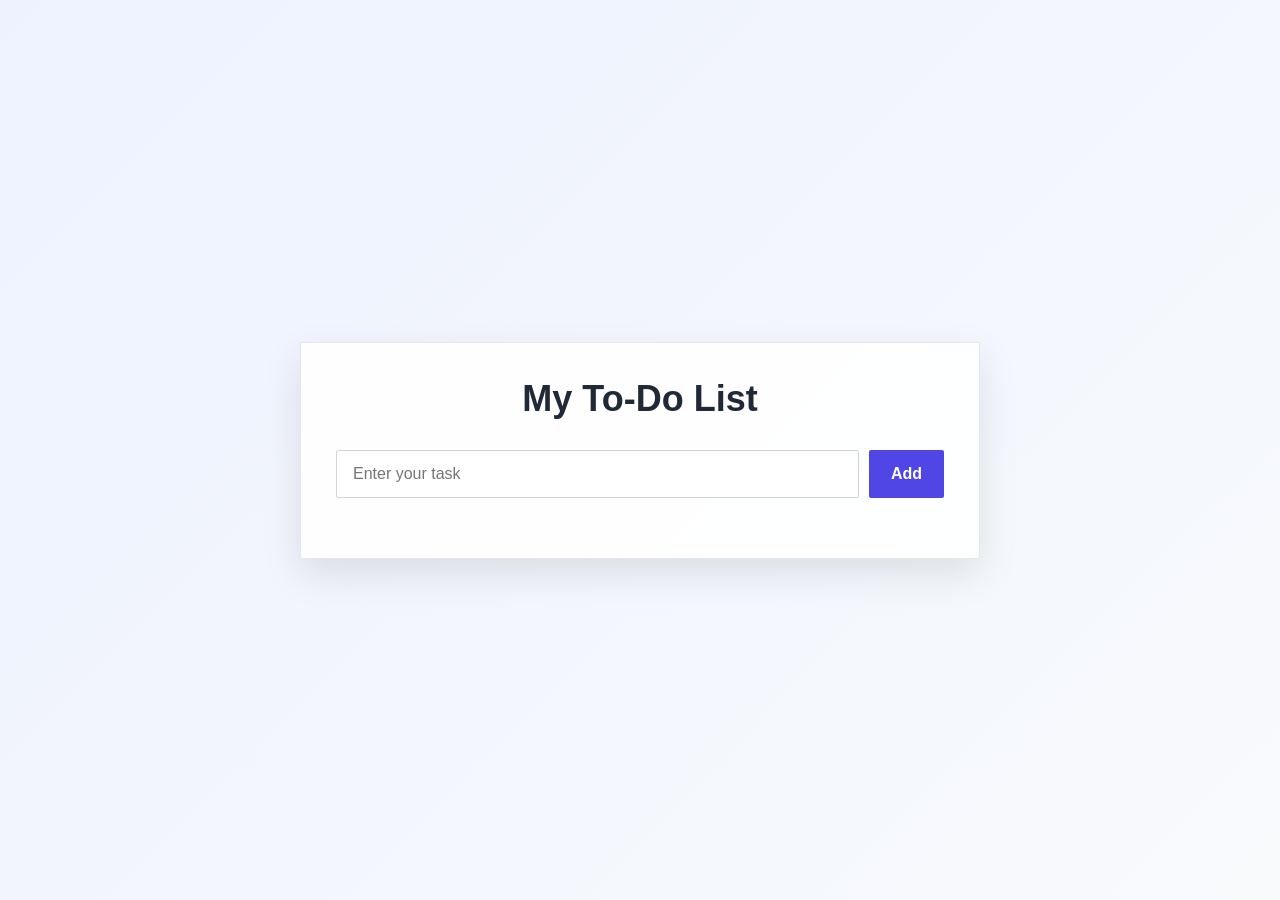
<file: To-Do List/index.html>
<!DOCTYPE html>
<html lang="en">
<head>
    <meta charset="UTF-8">
    <meta name="viewport" content="width=device-width, initial-scale=1.0">

    <title>My To-Do List</title>

    <link rel="stylesheet" href="style.css">
</head>

<body>

    <div class="todo-container">

        <h1>My To-Do List</h1>

        <div class="input-box">
            <input
                type="text"
                id="taskInput"
                placeholder="Enter your task">

            <button id="addBtn">Add</button>
        </div>

        <ul id="taskList"></ul>

    </div>

    <script src="script.js"></script>

</body>
</html>
</file>
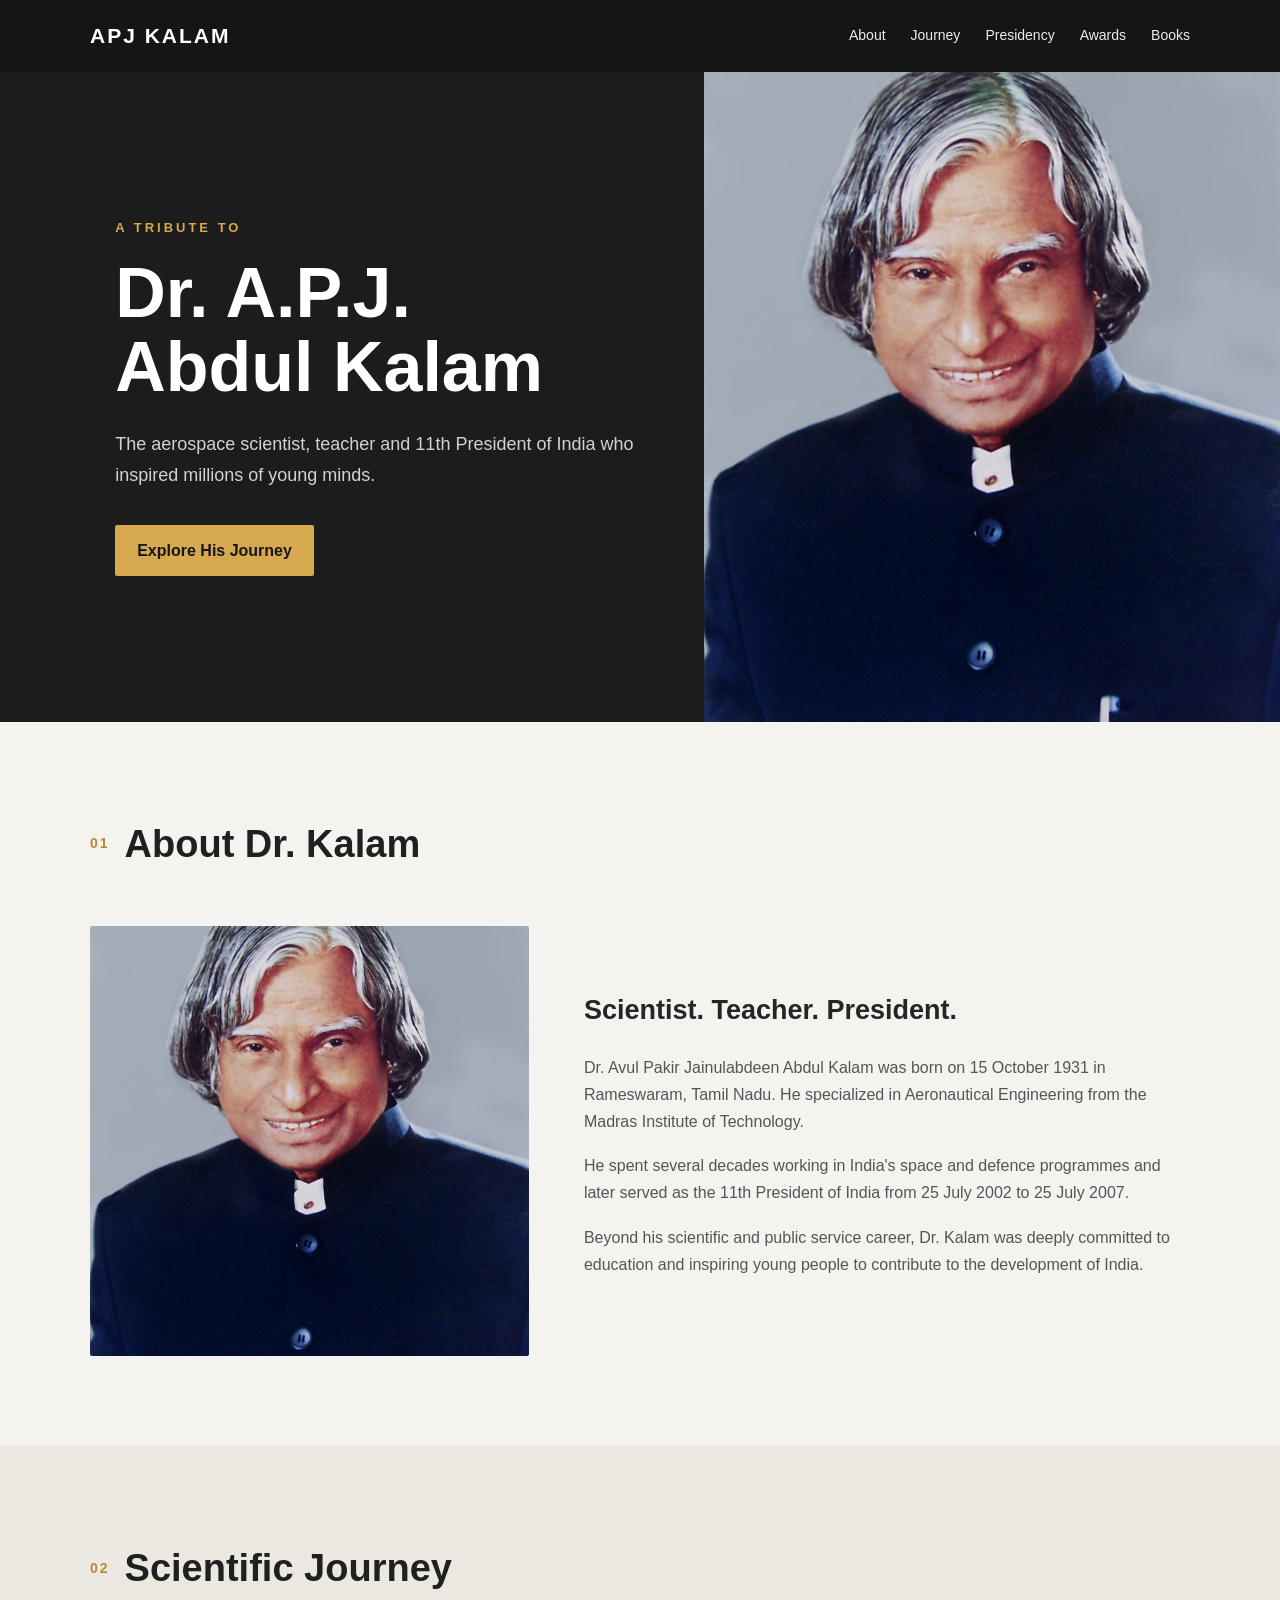
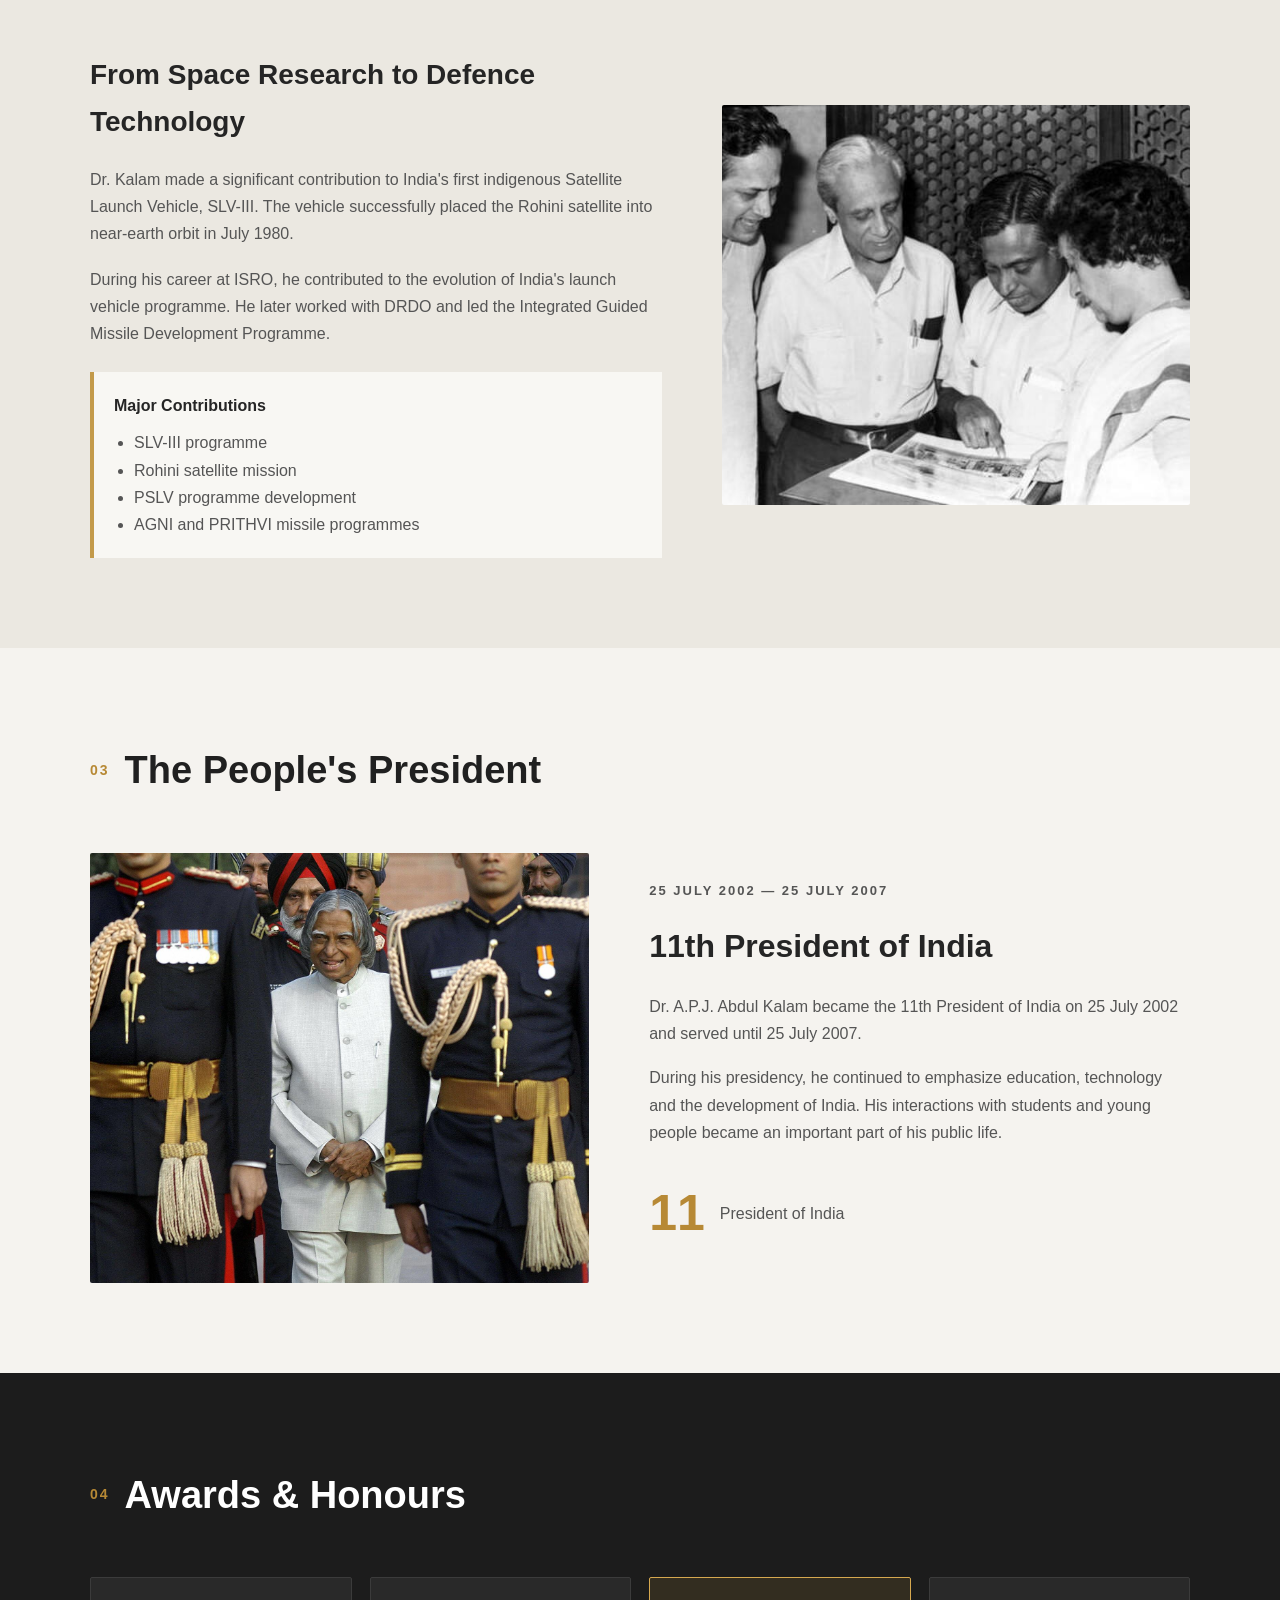
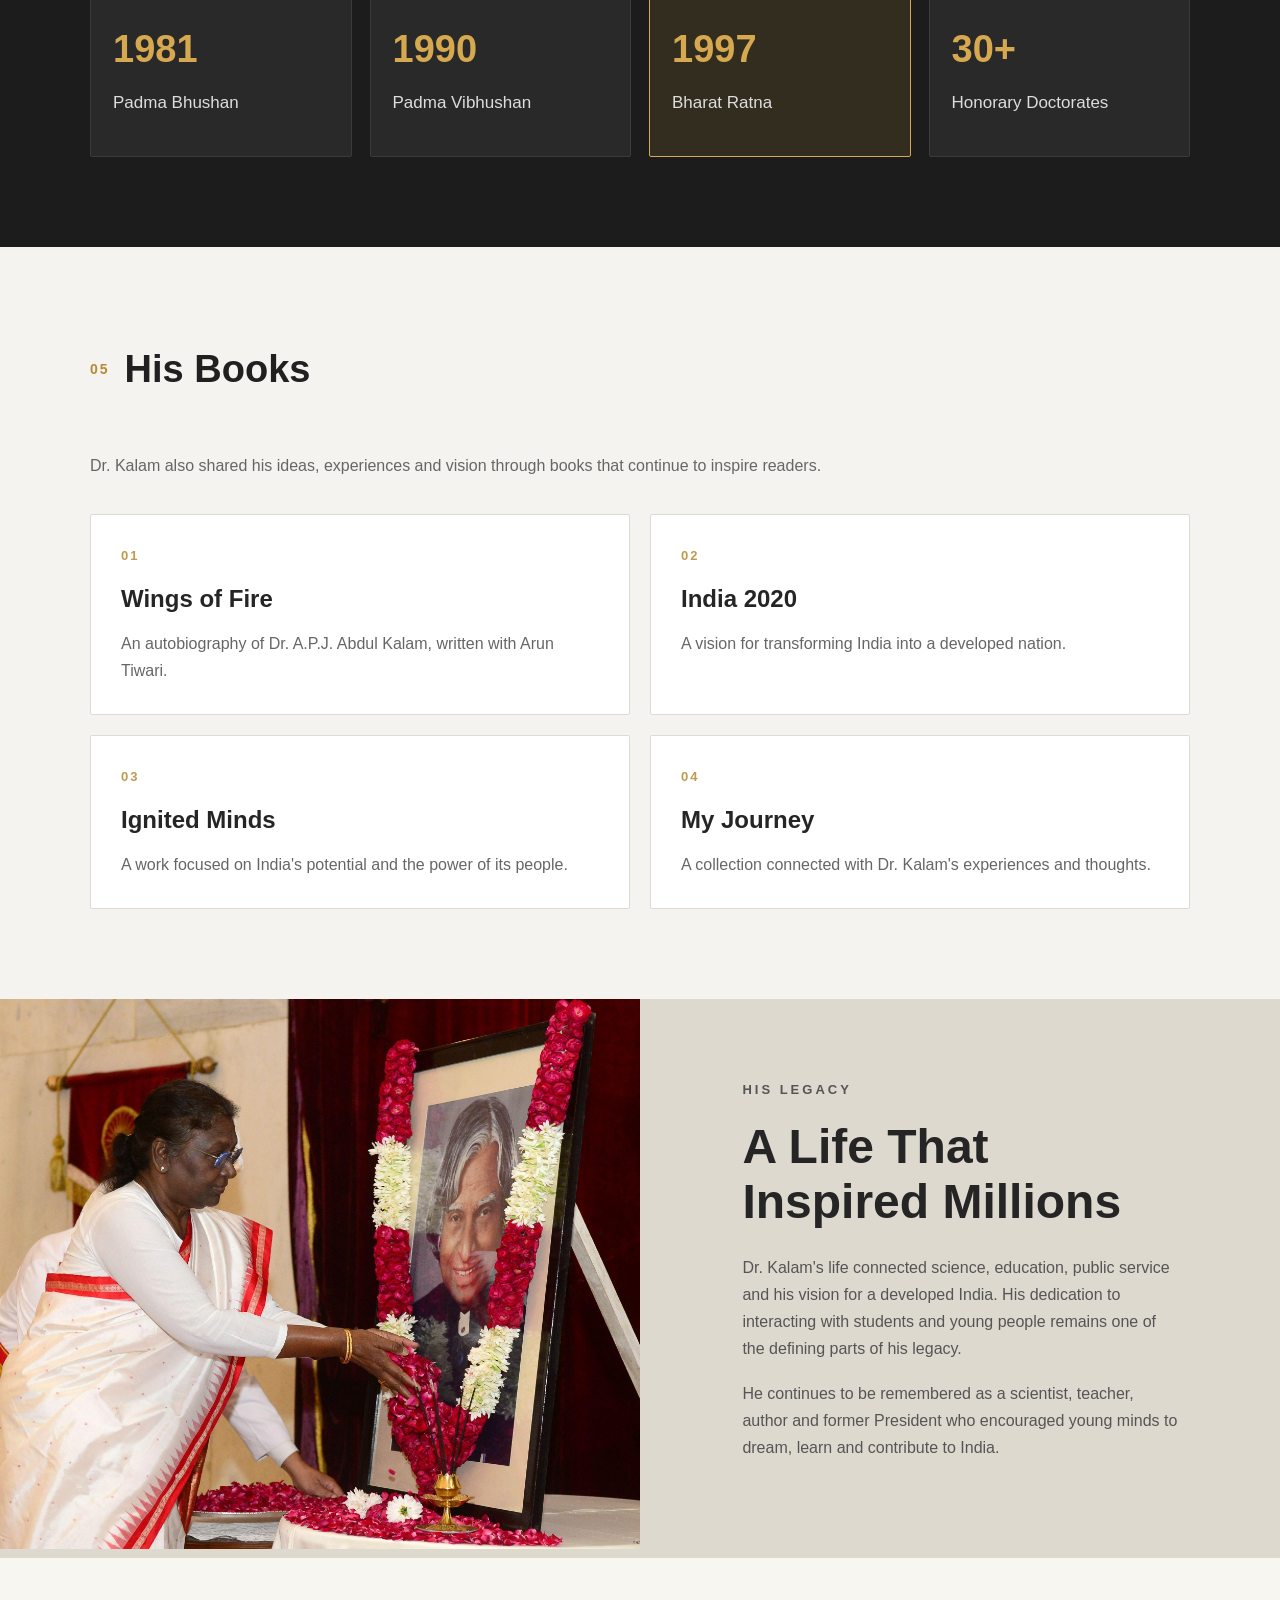
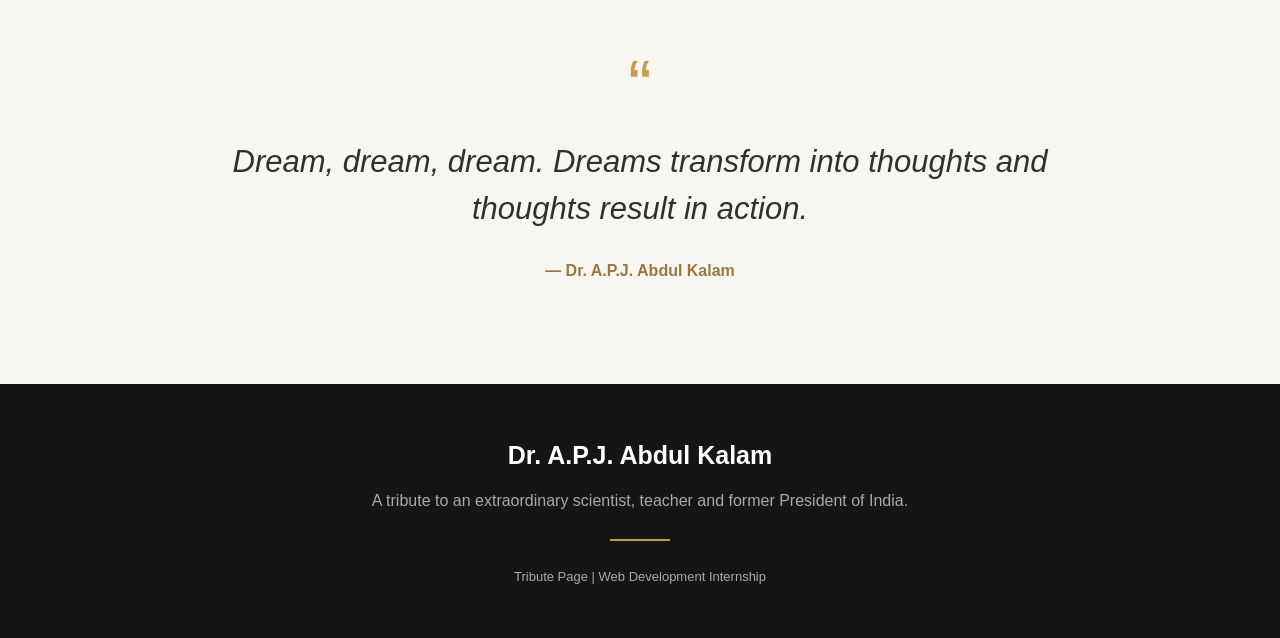
<file: Tribute Page/index.html>
<!DOCTYPE html>
<html lang="en">

<head>
    <meta charset="UTF-8">
    <meta name="viewport" content="width=device-width, initial-scale=1.0">

    <title>Dr. A.P.J. Abdul Kalam | Tribute Page</title>

    <link rel="stylesheet" href="style.css">
</head>

<body>

    <!-- Header -->

    <header class="header">

        <nav class="navbar">

            <div class="logo">
                APJ KALAM
            </div>

            <div class="nav-links">
                <a href="#about">About</a>
                <a href="#journey">Journey</a>
                <a href="#presidency">Presidency</a>
                <a href="#awards">Awards</a>
                <a href="#books">Books</a>
            </div>

        </nav>

    </header>


    <!-- Hero Section -->

    <section class="hero">

        <div class="hero-content">

            <p class="small-title">
                A TRIBUTE TO
            </p>

            <h1>
                Dr. A.P.J.<br>
                Abdul Kalam
            </h1>

            <p class="hero-text">
                The aerospace scientist, teacher and 11th President
                of India who inspired millions of young minds.
            </p>

            <a href="#about" class="hero-button">
                Explore His Journey
            </a>

        </div>

        <div class="hero-image">

            <img
                src="images/kalam-main.jpg"
                alt="Dr. A.P.J. Abdul Kalam"
            >

        </div>

    </section>


    <!-- About Section -->

    <section class="section" id="about">

        <div class="section-title">

            <span>01</span>

            <h2>About Dr. Kalam</h2>

        </div>

        <div class="about-content">

            <div class="about-image">

                <img
                    src="images/kalam-main.jpg"
                    alt="Dr. A.P.J. Abdul Kalam"
                >

            </div>

            <div class="about-text">

                <h3>
                    Scientist. Teacher. President.
                </h3>

                <p>
                    Dr. Avul Pakir Jainulabdeen Abdul Kalam was born
                    on 15 October 1931 in Rameswaram, Tamil Nadu.
                    He specialized in Aeronautical Engineering from
                    the Madras Institute of Technology.
                </p>

                <p>
                    He spent several decades working in India's
                    space and defence programmes and later served
                    as the 11th President of India from 25 July 2002
                    to 25 July 2007.
                </p>

                <p>
                    Beyond his scientific and public service career,
                    Dr. Kalam was deeply committed to education and
                    inspiring young people to contribute to the
                    development of India.
                </p>

            </div>

        </div>

    </section>


    <!-- Scientific Journey -->

    <section class="section journey-section" id="journey">

        <div class="section-title">

            <span>02</span>

            <h2>Scientific Journey</h2>

        </div>

        <div class="journey-content">

            <div class="journey-text">

                <h3>
                    From Space Research to Defence Technology
                </h3>

                <p>
                    Dr. Kalam made a significant contribution to
                    India's first indigenous Satellite Launch Vehicle,
                    SLV-III. The vehicle successfully placed the
                    Rohini satellite into near-earth orbit in July 1980.
                </p>

                <p>
                    During his career at ISRO, he contributed to the
                    evolution of India's launch vehicle programme.
                    He later worked with DRDO and led the Integrated
                    Guided Missile Development Programme.
                </p>

                <div class="highlight-box">

                    <strong>Major Contributions</strong>

                    <ul>
                        <li>SLV-III programme</li>
                        <li>Rohini satellite mission</li>
                        <li>PSLV programme development</li>
                        <li>AGNI and PRITHVI missile programmes</li>
                    </ul>

                </div>

            </div>

            <div class="journey-image">

                <img
                    src="images/kalam-scientist.jpg"
                    alt="Dr. A.P.J. Abdul Kalam during his scientific career"
                >

            </div>

        </div>

    </section>


    <!-- Presidency -->

    <section class="section" id="presidency">

        <div class="section-title">

            <span>03</span>

            <h2>The People's President</h2>

        </div>

        <div class="presidency-content">

            <div class="presidency-image">

                <img
                    src="images/kalam-president.jpg"
                    alt="Dr. A.P.J. Abdul Kalam as President of India"
                >

            </div>

            <div class="presidency-text">

                <p class="date">
                    25 JULY 2002 — 25 JULY 2007
                </p>

                <h3>
                    11th President of India
                </h3>

                <p>
                    Dr. A.P.J. Abdul Kalam became the 11th President
                    of India on 25 July 2002 and served until
                    25 July 2007.
                </p>

                <p>
                    During his presidency, he continued to emphasize
                    education, technology and the development of India.
                    His interactions with students and young people
                    became an important part of his public life.
                </p>

                <div class="president-number">
                    <strong>11</strong>
                    <span>President of India</span>
                </div>

            </div>

        </div>

    </section>


    <!-- Awards -->

    <section class="section awards-section" id="awards">

        <div class="section-title">

            <span>04</span>

            <h2>Awards & Honours</h2>

        </div>

        <div class="awards-grid">

            <div class="award-card">

                <h3>1981</h3>

                <p>
                    Padma Bhushan
                </p>

            </div>

            <div class="award-card">

                <h3>1990</h3>

                <p>
                    Padma Vibhushan
                </p>

            </div>

            <div class="award-card featured-award">

                <h3>1997</h3>

                <p>
                    Bharat Ratna
                </p>

            </div>

            <div class="award-card">

                <h3>30+</h3>

                <p>
                    Honorary Doctorates
                </p>

            </div>

        </div>

    </section>


    <!-- Books -->

    <section class="section" id="books">

        <div class="section-title">

            <span>05</span>

            <h2>His Books</h2>

        </div>

        <p class="section-intro">
            Dr. Kalam also shared his ideas, experiences and vision
            through books that continue to inspire readers.
        </p>

        <div class="books-grid">

            <div class="book-card">

                <div class="book-number">
                    01
                </div>

                <h3>
                    Wings of Fire
                </h3>

                <p>
                    An autobiography of Dr. A.P.J. Abdul Kalam,
                    written with Arun Tiwari.
                </p>

            </div>

            <div class="book-card">

                <div class="book-number">
                    02
                </div>

                <h3>
                    India 2020
                </h3>

                <p>
                    A vision for transforming India into a
                    developed nation.
                </p>

            </div>

            <div class="book-card">

                <div class="book-number">
                    03
                </div>

                <h3>
                    Ignited Minds
                </h3>

                <p>
                    A work focused on India's potential and
                    the power of its people.
                </p>

            </div>

            <div class="book-card">

                <div class="book-number">
                    04
                </div>

                <h3>
                    My Journey
                </h3>

                <p>
                    A collection connected with Dr. Kalam's
                    experiences and thoughts.
                </p>

            </div>

        </div>

    </section>


    <!-- Legacy -->

    <section class="legacy-section">

        <div class="legacy-image">

            <img
                src="images/kalam-tribute.jpg"
                alt="Tribute to Dr. A.P.J. Abdul Kalam"
            >

        </div>

        <div class="legacy-content">

            <p class="small-title">
                HIS LEGACY
            </p>

            <h2>
                A Life That<br>
                Inspired Millions
            </h2>

            <p>
                Dr. Kalam's life connected science, education,
                public service and his vision for a developed India.
                His dedication to interacting with students and
                young people remains one of the defining parts
                of his legacy.
            </p>

            <p>
                He continues to be remembered as a scientist,
                teacher, author and former President who encouraged
                young minds to dream, learn and contribute to India.
            </p>

        </div>

    </section>


    <!-- Quote -->

    <section class="quote-section">

        <div class="quote-mark">
            “
        </div>

        <blockquote>
            Dream, dream, dream.
            Dreams transform into thoughts
            and thoughts result in action.
        </blockquote>

        <p>
            — Dr. A.P.J. Abdul Kalam
        </p>

    </section>


    <!-- Footer -->

    <footer class="footer">

        <h2>
            Dr. A.P.J. Abdul Kalam
        </h2>

        <p>
            A tribute to an extraordinary scientist,
            teacher and former President of India.
        </p>

        <div class="footer-line"></div>

        <p class="copyright">
            Tribute Page | Web Development Internship
        </p>

    </footer>

</body>

</html>
</file>
<file: To-Do List/style.css>
* {
    box-sizing: border-box;
    margin: 0;
    padding: 0;
    border-radius: 2px !important;
}

body {
    font-family: Arial, sans-serif;
    min-height: 100vh;

    display: flex;
    justify-content: center;
    align-items: center;

    padding: 25px;

    background: linear-gradient(135deg, #eef2ff, #f8fafc);
}

.todo-container {
    width: 100%;
    max-width: 680px;

    padding: 35px;

    background: rgba(255, 255, 255, 0.95);

    border: 1px solid #e5e7eb;

    box-shadow: 0 15px 40px rgba(0, 0, 0, 0.10);
}


h1 {
    text-align: center;

    color: #1f2937;

    font-size: 36px;

    margin-bottom: 30px;
}


.input-box {
    display: flex;
    gap: 10px;

    margin-bottom: 25px;
}

#taskInput {
    flex: 1;

    padding: 14px 16px;

    border: 1px solid #d1d5db;

    font-size: 16px;

    outline: none;

    transition: 0.2s;
}

#taskInput:focus {
    border-color: #6366f1;

    box-shadow: 0 0 0 3px rgba(99, 102, 241, 0.12);
}

#addBtn {
    padding: 0 22px;

    border: none;

    background: #4f46e5;
    color: white;

    font-size: 16px;
    font-weight: 600;

    cursor: pointer;

    transition: 0.2s;
}

#addBtn:hover {
    background: #4338ca;

    transform: translateY(-1px);
}


#taskList {
    list-style: none;
}


#taskList li {
    display: flex;
    align-items: center;

    gap: 12px;

    padding: 14px 15px;

    margin-bottom: 12px;

    background: #f8fafc;

    border: 1px solid #e5e7eb;


    transition: 0.2s;
}

#taskList li:hover {
    background: #ffffff;

    box-shadow: 0 5px 15px rgba(0, 0, 0, 0.06);
}


.task-name {
    flex: 1;

    color: #374151;

    font-size: 16px;

    line-height: 1.4;

    word-break: break-word;
}


.button-box {
    display: flex;

    gap: 6px;
}

#taskList button {
    border: none;

    padding: 8px 11px;


    font-size: 13px;

    cursor: pointer;

    transition: 0.2s;
}


.complete-btn {
    background: #dcfce7;

    color: #166534;

    font-weight: bold;
}

.complete-btn:hover {
    background: #bbf7d0;
}


.edit-btn {
    background: #e0e7ff;

    color: #3730a3;
}

.edit-btn:hover {
    background: #c7d2fe;
}


.delete-btn {
    background: #fee2e2;

    color: #b91c1c;
}

.delete-btn:hover {
    background: #fecaca;
}

.completed {
    text-decoration: line-through;

    color: #9ca3af;
}

.edit-input {
    flex: 1;

    padding: 9px 11px;

    border: 1px solid #6366f1;

    font-size: 16px;

    outline: none;

    background: white;
}

/* Mobile */

@media (max-width: 600px) {

    body {
        padding: 15px;
    }

    .todo-container {
        padding: 25px 18px;

    }

    h1 {
        font-size: 29px;

        margin-bottom: 25px;
    }

    .input-box {
        flex-direction: column;
    }

    #taskInput {
        width: 100%;
    }

    #addBtn {
        width: 100%;

        padding: 13px;
    }

    #taskList li {
        align-items: flex-start;

        flex-direction: column;
    }

    .task-name {
        width: 100%;
    }

    .button-box {
        width: 100%;
    }

    #taskList button {
        flex: 1;
    }
}
</file>
<file: Tribute Page/style.css>
* {
    box-sizing: border-box;
    margin: 0;
    padding: 0;
}

html {
    scroll-behavior: smooth;
}

body {
    font-family: Arial, sans-serif;
    background: #f5f3ef;
    color: #252525;
    line-height: 1.7;
}


/* 
    HEADER 
*/

.header {
    width: 100%;
    background: #151515;
    position: sticky;
    top: 0;
    z-index: 1000;
}

.navbar {
    max-width: 1150px;
    margin: auto;

    padding: 18px 25px;

    display: flex;
    justify-content: space-between;
    align-items: center;
}

.logo {
    color: white;
    font-size: 21px;
    font-weight: bold;
    letter-spacing: 2px;
}

.nav-links {
    display: flex;
    gap: 25px;
}

.nav-links a {
    color: #eeeeee;
    text-decoration: none;
    font-size: 14px;

    transition: 0.2s;
}

.nav-links a:hover {
    color: #d6a84f;
}


/* 
    HERO 
*/

.hero {
    min-height: 650px;

    display: flex;
    align-items: center;

    background: #1c1c1c;
    color: white;
}

.hero-content {
    width: 55%;
    padding: 70px 5% 70px 9%;
}

.small-title {
    color: #d6a84f;

    font-size: 13px;
    font-weight: bold;

    letter-spacing: 3px;

    margin-bottom: 18px;
}

.hero h1 {
    font-size: 70px;
    line-height: 1.05;

    margin-bottom: 25px;
}

.hero-text {
    max-width: 550px;

    color: #d2d2d2;

    font-size: 18px;

    margin-bottom: 35px;
}

.hero-button {
    display: inline-block;

    padding: 12px 22px;

    background: #d6a84f;
    color: #171717;

    text-decoration: none;

    border-radius: 2px;

    font-weight: bold;

    transition: 0.2s;
}

.hero-button:hover {
    background: #ffffff;
}

.hero-image {
    width: 45%;
    height: 650px;
}

.hero-image img {
    width: 100%;
    height: 100%;

    object-fit: cover;

    display: block;
}


/* 
   GENERAL SECTION
 */

.section {
    max-width: 1150px;

    margin: auto;

    padding: 90px 25px;
}

.section-title {
    display: flex;
    align-items: center;
    gap: 15px;

    margin-bottom: 50px;
}

.section-title span {
    color: #b78935;

    font-size: 14px;
    font-weight: bold;

    letter-spacing: 2px;
}

.section-title h2 {
    font-size: 38px;
    color: #202020;
}

.section-intro {
    max-width: 750px;

    margin-bottom: 35px;

    color: #666;
}


/* 
   ABOUT
 */

.about-content {
    display: flex;
    align-items: center;

    gap: 55px;
}

.about-image {
    width: 42%;
}

.about-image img {
    width: 100%;
    height: 430px;

    object-fit: cover;

    display: block;

    border-radius: 2px;
}

.about-text {
    width: 58%;
}

.about-text h3 {
    font-size: 27px;

    margin-bottom: 20px;

    color: #252525;
}

.about-text p {
    color: #555;

    margin-bottom: 17px;
}


/* 
   SCIENTIFIC JOURNEY
 */

.journey-section {
    background: #ebe8e1;
    max-width: none;

    padding-left: calc((100% - 1100px) / 2);
    padding-right: calc((100% - 1100px) / 2);
}

.journey-content {
    display: flex;
    align-items: center;

    gap: 60px;
}

.journey-text {
    width: 55%;
}

.journey-text h3 {
    font-size: 28px;

    margin-bottom: 20px;
}

.journey-text p {
    color: #555;

    margin-bottom: 18px;
}

.journey-image {
    width: 45%;
}

.journey-image img {
    width: 100%;
    height: 400px;

    object-fit: cover;

    display: block;

    border-radius: 2px;
}

.highlight-box {
    margin-top: 25px;

    padding: 20px;

    background: #f8f7f3;

    border-left: 4px solid #c39a4a;
}

.highlight-box strong {
    display: block;

    margin-bottom: 10px;
}

.highlight-box ul {
    padding-left: 20px;

    color: #555;
}


/* 
   PRESIDENCY
 */

.presidency-content {
    display: flex;
    align-items: center;

    gap: 60px;
}

.presidency-image {
    width: 48%;
}

.presidency-image img {
    width: 100%;
    height: 430px;

    object-fit: cover;

    display: block;

    border-radius: 2px;
}

.presidency-text {
    width: 52%;
}

.date {
    color: #b78935;

    font-size: 13px;
    font-weight: bold;

    letter-spacing: 2px;

    margin-bottom: 12px;
}

.presidency-text h3 {
    font-size: 32px;

    margin-bottom: 20px;
}

.presidency-text p {
    color: #555;

    margin-bottom: 17px;
}

.president-number {
    margin-top: 25px;

    display: flex;
    align-items: center;

    gap: 15px;
}

.president-number strong {
    font-size: 50px;

    color: #b78935;
}

.president-number span {
    color: #555;
}


/* 
   AWARDS
 */

.awards-section {
    max-width: none;

    background: #1c1c1c;

    color: white;

    padding-left: calc((100% - 1100px) / 2);
    padding-right: calc((100% - 1100px) / 2);
}

.awards-section .section-title h2 {
    color: white;
}

.awards-grid {
    display: grid;

    grid-template-columns: repeat(4, 1fr);

    gap: 18px;
}

.award-card {
    min-height: 180px;

    padding: 30px 22px;

    background: #292929;

    border: 1px solid #3b3b3b;

    border-radius: 2px;

    display: flex;
    flex-direction: column;

    justify-content: center;

    transition: 0.2s;
}

.award-card:hover {
    transform: translateY(-4px);
}

.award-card h3 {
    color: #d6a84f;

    font-size: 38px;

    margin-bottom: 8px;
}

.award-card p {
    color: #dddddd;

    font-size: 17px;
}

.featured-award {
    background: #332d20;

    border-color: #d6a84f;
}


/* 
   BOOKS
 */

.books-grid {
    display: grid;

    grid-template-columns: repeat(2, 1fr);

    gap: 20px;
}

.book-card {
    padding: 30px;

    background: white;

    border: 1px solid #dedbd3;

    border-radius: 2px;

    position: relative;

    transition: 0.2s;
}

.book-card:hover {
    transform: translateY(-3px);

    box-shadow: 0 8px 25px rgba(0, 0, 0, 0.08);
}

.book-number {
    color: #c19a52;

    font-size: 13px;
    font-weight: bold;

    letter-spacing: 2px;

    margin-bottom: 12px;
}

.book-card h3 {
    font-size: 24px;

    margin-bottom: 10px;
}

.book-card p {
    color: #666;
}


/* 
   LEGACY
 */

.legacy-section {
    display: flex;

    background: #ded9cf;
}

.legacy-image {
    width: 50%;
}

.legacy-image img {
    width: 100%;
    height: 550px;

    object-fit: cover;

    display: block;
}

.legacy-content {
    width: 50%;

    padding: 80px 8%;

    display: flex;
    flex-direction: column;
    justify-content: center;
}

.legacy-content h2 {
    font-size: 48px;

    line-height: 1.15;

    margin-bottom: 25px;
}

.legacy-content p {
    color: #555;

    margin-bottom: 17px;
}


/* 
   QUOTE
 */

.quote-section {
    padding: 100px 25px;

    text-align: center;

    background: #f8f6f0;
}

.quote-mark {
    color: #c49a4d;

    font-size: 70px;

    line-height: 0.8;

    margin-bottom: 25px;
}

.quote-section blockquote {
    max-width: 850px;

    margin: auto;

    font-size: 31px;
    font-style: italic;

    line-height: 1.5;

    color: #303030;
}

.quote-section p {
    margin-top: 25px;

    color: #9a783d;

    font-weight: bold;
}


/* 
   FOOTER
 */

.footer {
    padding: 50px 25px;

    text-align: center;

    background: #151515;

    color: white;
}

.footer h2 {
    font-size: 25px;

    margin-bottom: 10px;
}

.footer p {
    color: #aaaaaa;
}

.footer-line {
    width: 60px;
    height: 2px;

    background: #c39a4a;

    margin: 25px auto;
}

.copyright {
    font-size: 13px;
}


/* 
   MOBILE
 */

@media (max-width: 800px) {

    .navbar {
        flex-direction: column;

        gap: 15px;
    }

    .nav-links {
        gap: 14px;

        flex-wrap: wrap;

        justify-content: center;
    }

    .hero {
        flex-direction: column-reverse;
    }

    .hero-content {
        width: 100%;

        padding: 50px 25px;
    }

    .hero-image {
        width: 100%;
        height: 500px;
    }

    .hero h1 {
        font-size: 50px;
    }

    .about-content,
    .journey-content,
    .presidency-content {
        flex-direction: column;
    }

    .about-image,
    .about-text,
    .journey-text,
    .journey-image,
    .presidency-image,
    .presidency-text {
        width: 100%;
    }

    .journey-section,
    .awards-section {
        padding-left: 25px;
        padding-right: 25px;
    }

    .awards-grid {
        grid-template-columns: repeat(2, 1fr);
    }

    .legacy-section {
        flex-direction: column;
    }

    .legacy-image,
    .legacy-content {
        width: 100%;
    }

    .legacy-image img {
        height: 450px;
    }

    .legacy-content {
        padding: 60px 25px;
    }

    .legacy-content h2 {
        font-size: 38px;
    }
}


@media (max-width: 500px) {

    .section {
        padding: 65px 18px;
    }

    .section-title h2 {
        font-size: 30px;
    }

    .hero h1 {
        font-size: 42px;
    }

    .hero-text {
        font-size: 16px;
    }

    .hero-image {
        height: 420px;
    }

    .about-image img,
    .journey-image img,
    .presidency-image img {
        height: 350px;
    }

    .awards-grid {
        grid-template-columns: 1fr;
    }

    .books-grid {
        grid-template-columns: 1fr;
    }

    .quote-section {
        padding: 70px 18px;
    }

    .quote-section blockquote {
        font-size: 23px;
    }

    .legacy-image img {
        height: 350px;
    }
}
</file>
